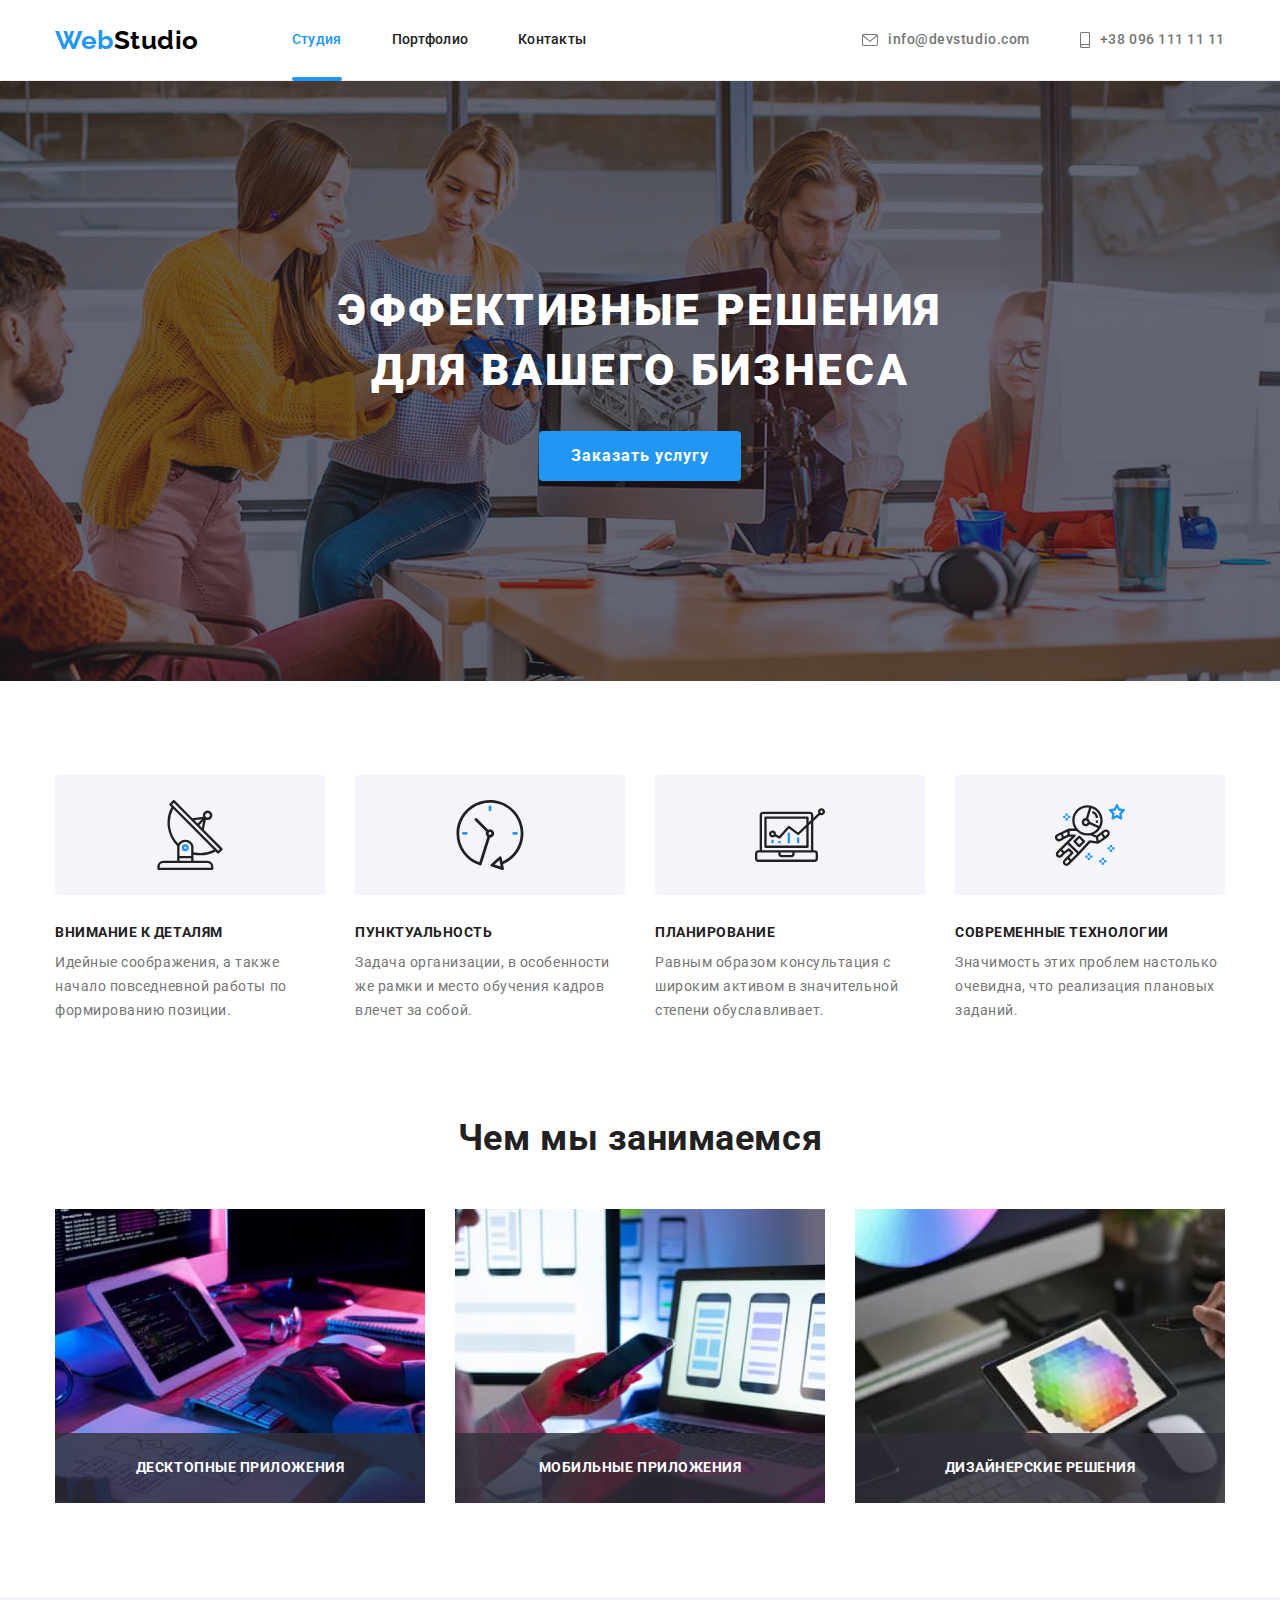
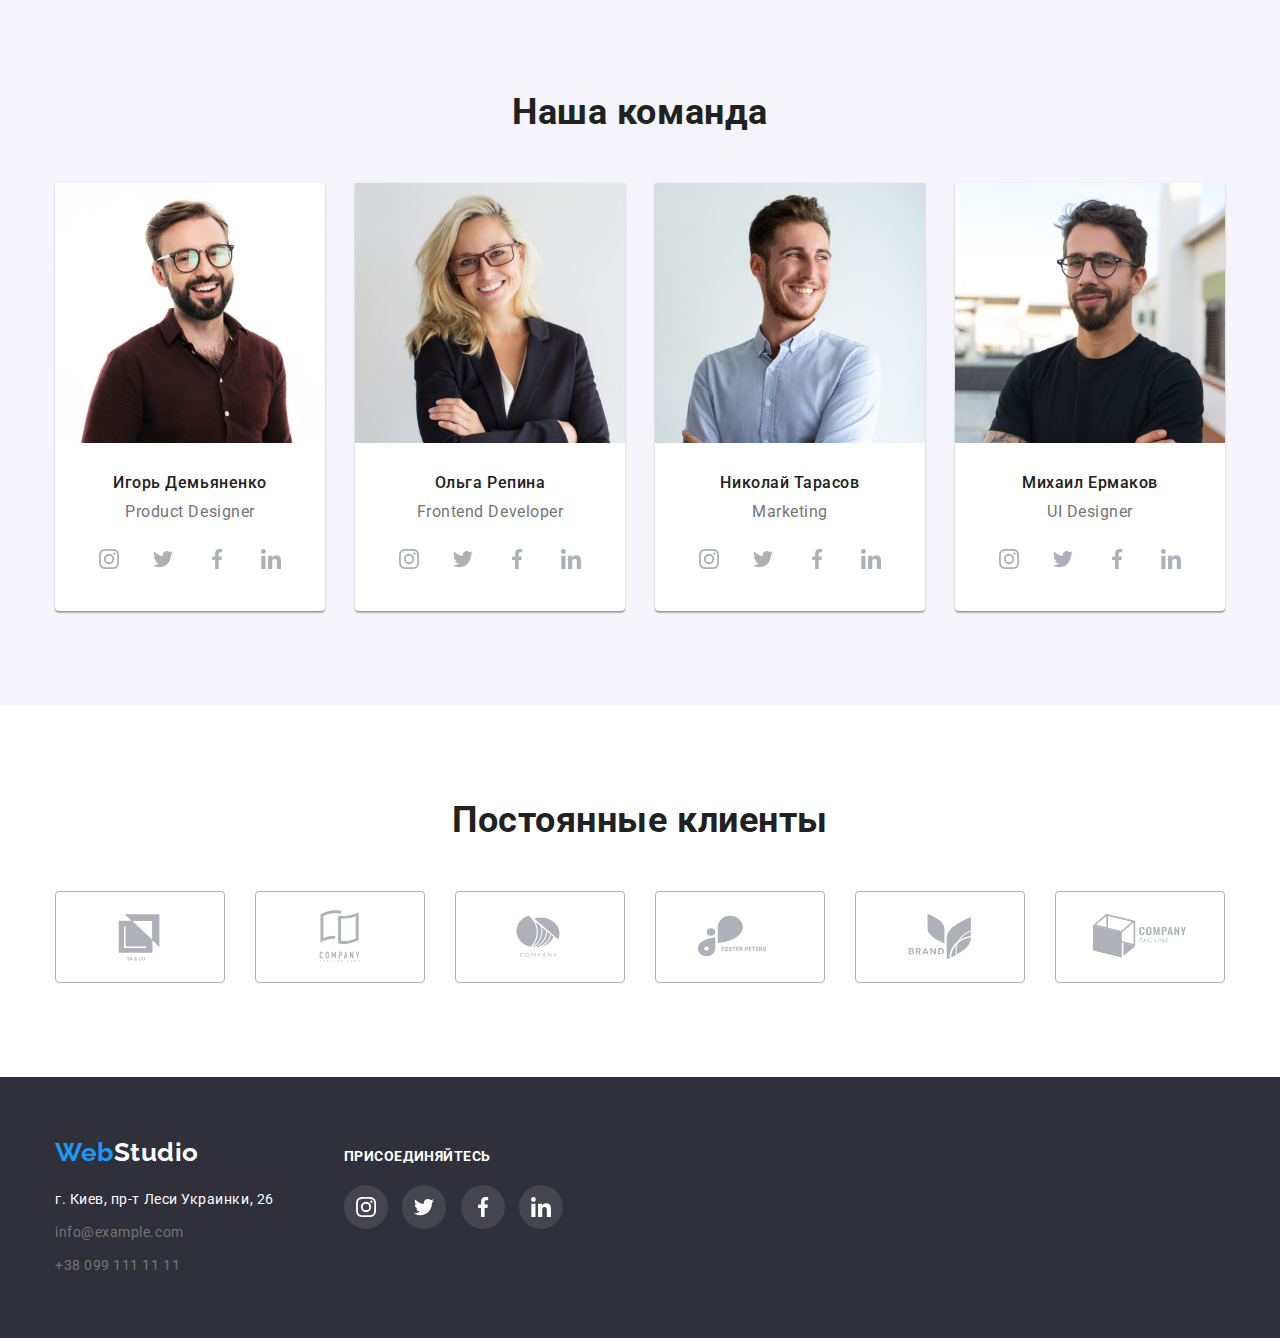
<file: index.html>
<!DOCTYPE html>
<html lang="ru">
  <head>
    <meta charset="UTF-8" />
    <meta http-equiv="X-UA-Compatible" content="IE=edge" />
    <meta name="viewport" content="width=device-width, initial-scale=1.0" />
    <title>Document</title>
    <link rel="preconnect" href="https://fonts.googleapis.com" />
    <link rel="preconnect" href="https://fonts.gstatic.com" crossorigin />
    <link
      href="https://fonts.googleapis.com/css2?family=Raleway:wght@700&family=Roboto:wght@400;500;700;900&display=swap"
      rel="stylesheet"
    />
    <link
      rel="stylesheet"
      href="https://cdnjs.cloudflare.com/ajax/libs/modern-normalize/1.1.0/modern-normalize.min.css"
    />
    <link rel="stylesheet" href="./css/styles.css" />
  </head>
  <body>
    <!--Шапка сайтa-->
    <header class="header">
      <div class="container heder-container">
        <nav class="nav">
          <a href="./index.html" class="logo">Web<span class="logo-black">Studio</span></a>
          <ul class="site-nav list">
            <li class="site-nav-item"><a href="" class="site-nav-link current">Студия</a></li>
            <li class="site-nav-item">
              <a href="./portfolio.html" class="site-nav-link">Портфолио</a>
            </li>
            <li class="site-nav-item"><a href="" class="site-nav-link">Контакты</a></li>
          </ul>
        </nav>
        <ul class="contacts list">
          <li class="contacts-list">
            <a href="mailto:info@devstudio.com" class="contacts-link">
              <svg class="header-icons" width="16" height="12">
                <use href="./images/icons/icons.svg#envelope"></use>
              </svg>
              info@devstudio.com
            </a>
          </li>
          <li class="contacts-list">
            <a href="tel:+380961111111" class="contacts-link">
              <svg class="header-icons" width="10" height="16">
                <use href="./images/icons/icons.svg#smartphone"></use>
              </svg>
              +38 096 111 11 11
            </a>
          </li>
        </ul>
      </div>
    </header>
    <main>
      <!--Предложение услуги-->
      <section class="hero">
        <div class="container">
          <h1 class="hero-title">Эффективные решения <br />для вашего бизнеса</h1>
          <button type="button" class="button primary" data-modal-open>Заказать услугу</button>
        </div>
      </section>
      <!--Преимущества-->
      <section class="section">
        <div class="container">
          <h2 class="visually-hidden" aria-hidden="true" tabindex="-1">Преимущества</h2>
          <ul class="section-list list">
            <li class="section-item">
              <div class="icons-container">
                <svg class="section-icons" width="70" height="70">
                  <use href="./images/icons/icons.svg#antenna"></use>
                </svg>
              </div>
              <h3 class="section-title">Внимание к деталям</h3>
              <p class="section-text">
                Идейные соображения, а также начало повседневной работы по формированию позиции.
              </p>
            </li>
            <li class="section-item">
              <div class="icons-container">
                <svg class="section-icons" width="70" height="70">
                  <use href="./images/icons/icons.svg#clock"></use>
                </svg>
              </div>
              <h3 class="section-title">Пунктуальность</h3>
              <p class="section-text">
                Задача организации, в особенности же рамки и место обучения кадров влечет за собой.
              </p>
            </li>
            <li class="section-item">
              <div class="icons-container">
                <svg class="section-icons" width="70" height="70">
                  <use href="./images/icons/icons.svg#diagram"></use>
                </svg>
              </div>
              <h3 class="section-title">Планирование</h3>
              <p class="section-text">
                Равным образом консультация с широким активом в значительной степени обуславливает.
              </p>
            </li>
            <li class="section-item">
              <div class="icons-container">
                <svg class="section-icons" width="70" height="70">
                  <use href="./images/icons/icons.svg#astronaut"></use>
                </svg>
              </div>
              <h3 class="section-title">Современные технологии</h3>
              <p class="section-text">
                Значимость этих проблем настолько очевидна, что реализация плановых заданий.
              </p>
            </li>
          </ul>
        </div>
      </section>
      <!--Род деятельности-->
      <section class="work section">
        <div class="container">
          <h2 class="title">Чем мы занимаемся</h2>
          <ul class="work-list list">
            <li class="work-img">
              <div class="work-thumb">
                <img src="./images/occupation/box1.jpg" alt="Програмирование" width="370" />
                <p class="work-text">ДЕСКТОПНЫЕ ПРИЛОЖЕНИЯ</p>
              </div>
            </li>
            <li class="work-img">
              <div class="work-thumb">
                <img
                  src="./images/occupation/box2.jpg"
                  alt="Оформление мобильных приложений"
                  width="370"
                />
                <p class="work-text">МОБИЛЬНЫЕ ПРИЛОЖЕНИЯ</p>
              </div>
            </li>
            <li class="work-img">
              <div class="work-thumb">
                <img
                  src="./images/occupation/box3.jpg"
                  alt="Палитра цветов на планшете"
                  width="370"
                />
                <p class="work-text">ДИЗАЙНЕРСКИЕ РЕШЕНИЯ</p>
              </div>
            </li>
          </ul>
        </div>
      </section>
      <!--Команда-->
      <section class="team section">
        <div class="container">
          <h2 class="title">Наша команда</h2>
          <ul class="team-list list">
            <li class="team-img">
              <img src="./images/team/team1.jpg" alt="Портрет" width="270" />
              <div class="card-item">
                <h3 class="team-title">Игорь Демьяненко</h3>
                <p class="team-text">Product Designer</p>
                <ul class="team-icons list">
                  <li class="icons-item">
                    <a href="" class="team-link">
                      <svg class="social-links" width="20" height="20">
                        <use href="./images/icons/icons.svg#instagram"></use>
                      </svg>
                    </a>
                  </li>
                  <li class="icons-item">
                    <a href="" class="team-link">
                      <svg class="social-links" width="20" height="20">
                        <use href="./images/icons/icons.svg#twitter"></use>
                      </svg>
                    </a>
                  </li>
                  <li class="icons-item">
                    <a href="" class="team-link">
                      <svg class="social-links" width="20" height="20">
                        <use href="./images/icons/icons.svg#facebook"></use>
                      </svg>
                    </a>
                  </li>
                  <li class="icons-item">
                    <a href="" class="team-link">
                      <svg class="social-links" width="20" height="20">
                        <use href="./images/icons/icons.svg#linkedin"></use>
                      </svg>
                    </a>
                  </li>
                </ul>
              </div>
            </li>
            <li class="team-img">
              <img src="./images/team/team2.jpg" alt="Портрет" width="270" />
              <div class="card-item">
                <h3 class="team-title">Ольга Репина</h3>
                <p class="team-text">Frontend Developer</p>
                <ul class="team-icons list">
                  <li class="icons-item">
                    <a href="" class="team-link">
                      <svg class="social-links" width="20" height="20">
                        <use href="./images/icons/icons.svg#instagram"></use>
                      </svg>
                    </a>
                  </li>
                  <li class="icons-item">
                    <a href="" class="team-link">
                      <svg class="social-links" width="20" height="20">
                        <use href="./images/icons/icons.svg#twitter"></use>
                      </svg>
                    </a>
                  </li>
                  <li class="icons-item">
                    <a href="" class="team-link">
                      <svg class="social-links" width="20" height="20">
                        <use href="./images/icons/icons.svg#facebook"></use>
                      </svg>
                    </a>
                  </li>
                  <li class="icons-item">
                    <a href="" class="team-link">
                      <svg class="social-links" width="20" height="20">
                        <use href="./images/icons/icons.svg#linkedin"></use>
                      </svg>
                    </a>
                  </li>
                </ul>
              </div>
            </li>
            <li class="team-img">
              <img src="./images/team/team3.jpg" alt="Портрет" width="270" />
              <div class="card-item">
                <h3 class="team-title">Николай Тарасов</h3>
                <p class="team-text">Marketing</p>
                <ul class="team-icons list">
                  <li class="icons-item">
                    <a href="" class="team-link">
                      <svg class="social-links" width="20" height="20">
                        <use href="./images/icons/icons.svg#instagram"></use>
                      </svg>
                    </a>
                  </li>
                  <li class="icons-item">
                    <a href="" class="team-link">
                      <svg class="social-links" width="20" height="20">
                        <use href="./images/icons/icons.svg#twitter"></use>
                      </svg>
                    </a>
                  </li>
                  <li class="icons-item">
                    <a href="" class="team-link">
                      <svg class="social-links" width="20" height="20">
                        <use href="./images/icons/icons.svg#facebook"></use>
                      </svg>
                    </a>
                  </li>
                  <li class="icons-item">
                    <a href="" class="team-link">
                      <svg class="social-links" width="20" height="20">
                        <use href="./images/icons/icons.svg#linkedin"></use>
                      </svg>
                    </a>
                  </li>
                </ul>
              </div>
            </li>
            <li class="team-img">
              <img src="./images/team/team4.jpg" alt="Портрет" width="270" />
              <div class="card-item">
                <h3 class="team-title">Михаил Ермаков</h3>
                <p class="team-text">UI Designer</p>
                <ul class="team-icons list">
                  <li class="icons-item">
                    <a href="" class="team-link">
                      <svg class="social-links" width="20" height="20">
                        <use href="./images/icons/icons.svg#instagram"></use>
                      </svg>
                    </a>
                  </li>
                  <li class="icons-item">
                    <a href="" class="team-link">
                      <svg class="social-links" width="20" height="20">
                        <use href="./images/icons/icons.svg#twitter"></use>
                      </svg>
                    </a>
                  </li>
                  <li class="icons-item">
                    <a href="" class="team-link">
                      <svg class="social-links" width="20" height="20">
                        <use href="./images/icons/icons.svg#facebook"></use>
                      </svg>
                    </a>
                  </li>
                  <li class="icons-item">
                    <a href="" class="team-link">
                      <svg class="social-links" width="20" height="20">
                        <use href="./images/icons/icons.svg#linkedin"></use>
                      </svg>
                    </a>
                  </li>
                </ul>
              </div>
            </li>
          </ul>
        </div>
      </section>
      <!-- Постоянные клиенты -->
      <section class="section clients">
        <div class="container">
          <h2 class="title">Постоянные клиенты</h2>
          <ul class="logo-list list">
            <li class="logo-item">
              <a href="">
                <svg class="logo-clients" width="106" height="60">
                  <use href="./images/icons/icons.svg#logo"></use>
                </svg>
              </a>
            </li>
            <li class="logo-item">
              <a href="">
                <svg class="logo-clients" width="106" height="60">
                  <use href="./images/icons/icons.svg#logo-two"></use>
                </svg>
              </a>
            </li>
            <li class="logo-item">
              <a href="">
                <svg class="logo-clients" width="106" height="60">
                  <use href="./images/icons/icons.svg#logo-three"></use>
                </svg>
              </a>
            </li>
            <li class="logo-item">
              <a href="">
                <svg class="logo-clients" width="106" height="60">
                  <use href="./images/icons/icons.svg#logo-four"></use>
                </svg>
              </a>
            </li>
            <li class="logo-item">
              <a href="">
                <svg class="logo-clients" width="106" height="60">
                  <use href="./images/icons/icons.svg#logo-five"></use>
                </svg>
              </a>
            </li>
            <li class="logo-item">
              <a href="">
                <svg class="logo-clients" width="106" height="60">
                  <use href="./images/icons/icons.svg#logo-six"></use>
                </svg>
              </a>
            </li>
          </ul>
        </div>
      </section>
    </main>
    <!--Футер-->
    <footer class="footer">
      <div class="container footer-container">
        <div>
          <a href="./index.html" class="logo-footer">Web<span class="logo-white">Studio</span></a>
          <address class="address">
            <ul class="list">
              <li class="address-item">
                <a href="" class="address-link">г. Киев, пр-т Леси Украинки, 26</a>
              </li>
              <li class="contacts-footer">
                <a href="mail.to:info@example.com" class="contacts-link">info@example.com</a>
              </li>
              <li class="contacts-footer">
                <a href="tel:+380991111111" class="contacts-link">+38 099 111 11 11</a>
              </li>
            </ul>
          </address>
        </div>
        <div class="join-group">
          <p class="join">ПРИСОЕДИНЯЙТЕСЬ</p>
          <ul class="icons-group list">
            <li class="icons-item">
              <a href="" class="join-link">
                <svg class="join-icons" width="20" height="20">
                  <use href="./images/icons/icons.svg#instagram"></use>
                </svg>
              </a>
            </li>
            <li class="icons-item">
              <a href="" class="join-link">
                <svg class="join-icons" width="20" height="20">
                  <use href="./images/icons/icons.svg#twitter"></use>
                </svg>
              </a>
            </li>
            <li class="icons-item">
              <a href="" class="join-link">
                <svg class="join-icons" width="20" height="20">
                  <use href="./images/icons/icons.svg#facebook"></use>
                </svg>
              </a>
            </li>
            <li class="icons-item">
              <a href="" class="join-link">
                <svg class="join-icons" width="20" height="20">
                  <use href="./images/icons/icons.svg#linkedin"></use>
                </svg>
              </a>
            </li>
          </ul>
        </div>
      </div>
    </footer>
    <!-- Модальное окно -->
    <div class="backdrop is-hidden" data-modal>
      <div class="modal-wrapper">
        <button class="modal-button" type="button" data-modal-close>
          <svg class="close-btn" width="11" height="11">
            <use href="./images/icons/icons.svg#modal"></use>
          </svg>
        </button>
      </div>
    </div>
    <script src="./js/modal.js"></script>
  </body>
</html>
</file>
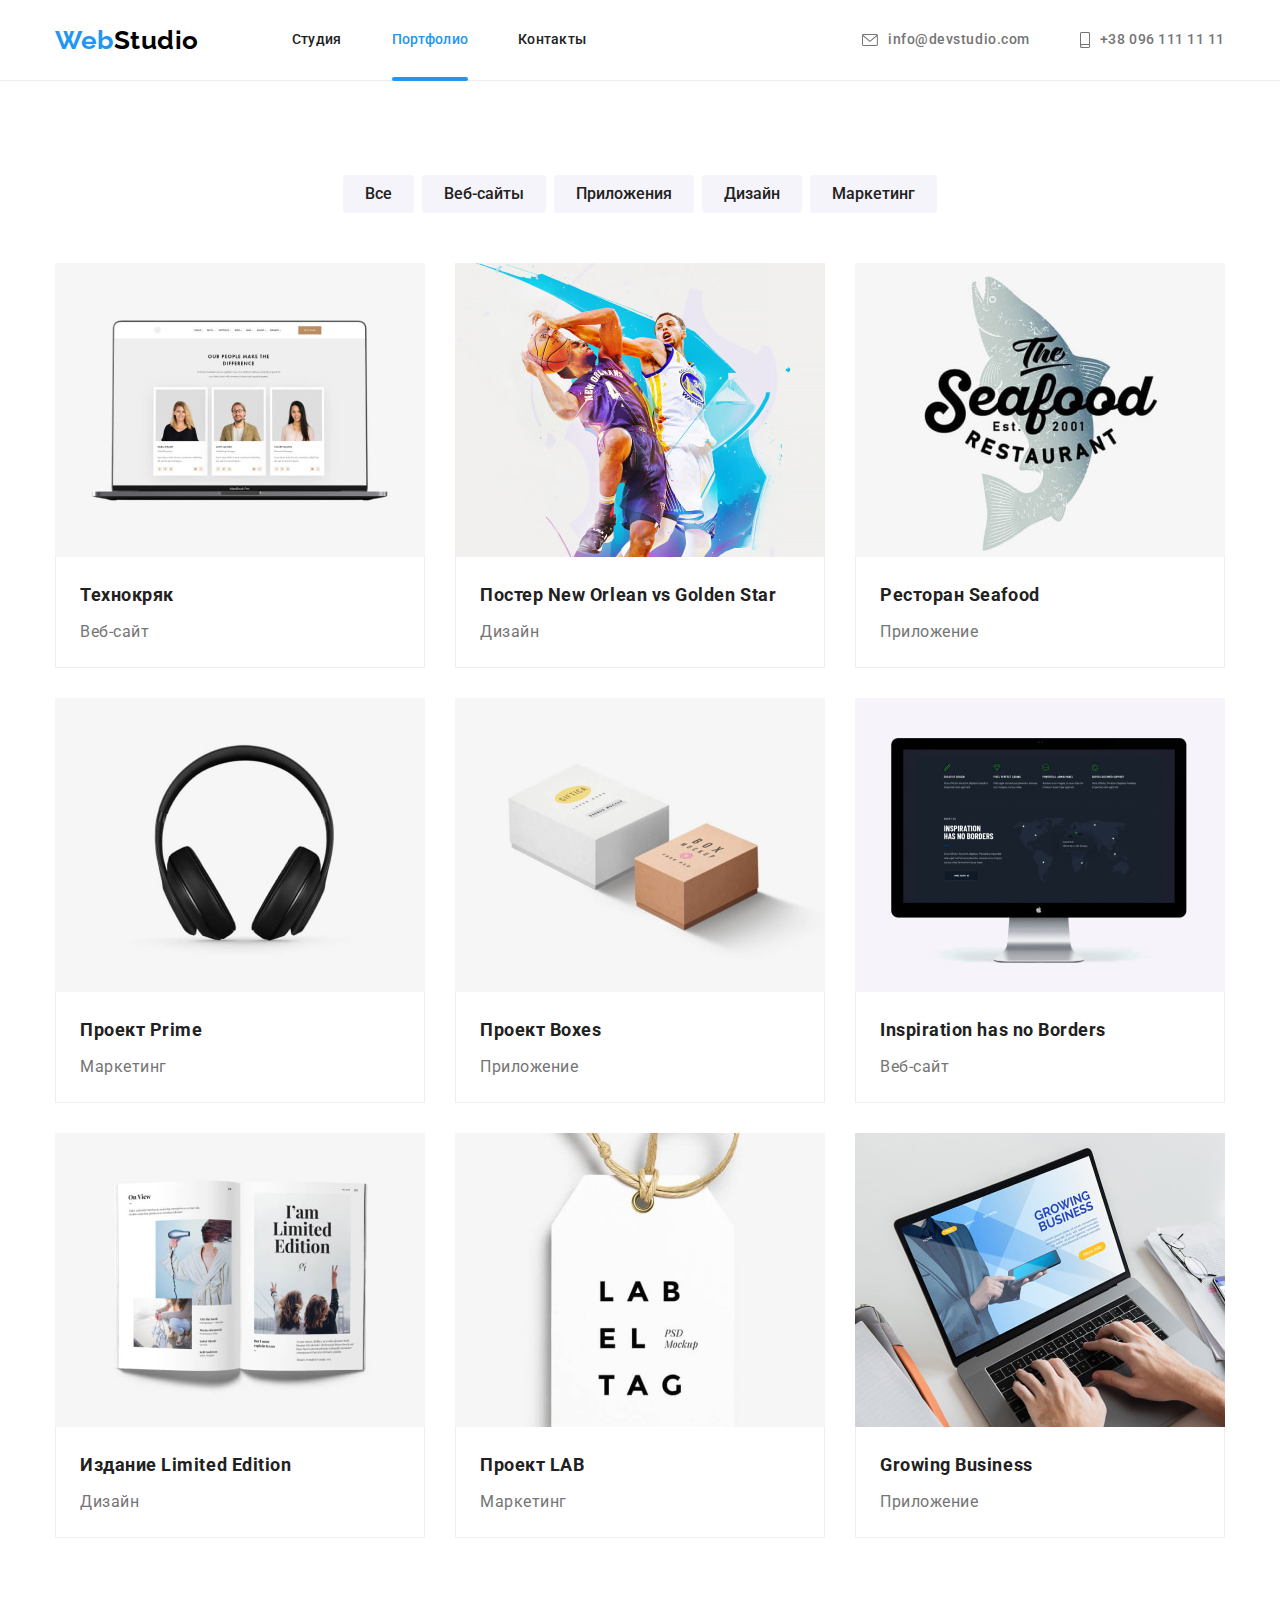
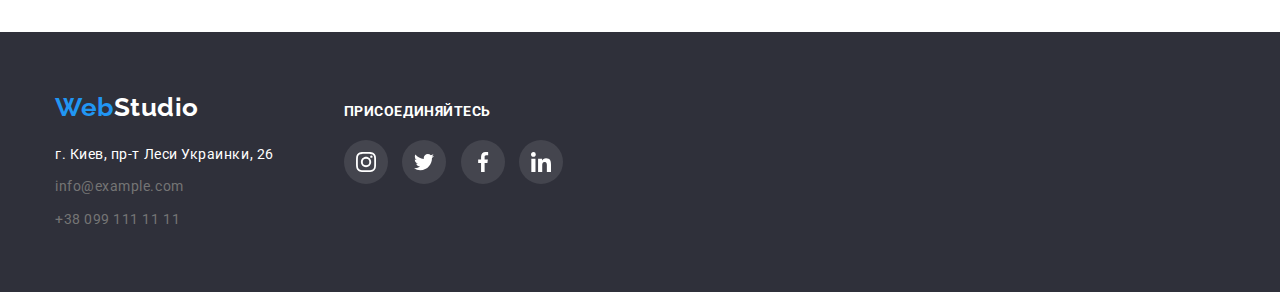
<file: portfolio.html>
<!DOCTYPE html>
<html lang="ru">
  <head>
    <meta charset="UTF-8" />
    <meta http-equiv="X-UA-Compatible" content="IE=edge" />
    <meta name="viewport" content="width=device-width, initial-scale=1.0" />
    <title>Document</title>
    <link rel="preconnect" href="https://fonts.googleapis.com" />
    <link rel="preconnect" href="https://fonts.gstatic.com" crossorigin />
    <link
      href="https://fonts.googleapis.com/css2?family=Raleway:wght@700&family=Roboto:wght@400;500;700;900&display=swap"
      rel="stylesheet"
    />
    <link
      rel="stylesheet"
      href="https://cdnjs.cloudflare.com/ajax/libs/modern-normalize/1.1.0/modern-normalize.min.css"
    />
    <link rel="stylesheet" href="./css/styles.css" />
  </head>
  <body>
    <!--Шапка сайтa-->
    <header class="header">
      <div class="container heder-container">
        <nav class="nav">
          <a href="./index.html" class="logo">Web<span class="logo-black">Studio</span></a>
          <ul class="site-nav list">
            <li class="site-nav-item"><a href="./index.html" class="site-nav-link">Студия</a></li>
            <li class="site-nav-item"><a href="" class="site-nav-link current">Портфолио</a></li>
            <li class="site-nav-item"><a href="" class="site-nav-link">Контакты</a></li>
          </ul>
        </nav>
        <ul class="contacts list">
          <li class="contacts-list">
            <a href="mailto:info@devstudio.com" class="contacts-link">
              <svg class="header-icons" width="16" height="12">
                <use href="./images/icons/icons.svg#envelope"></use>
              </svg>
              info@devstudio.com
            </a>
          </li>
          <li class="contacts-list">
            <a href="tel:+380961111111" class="contacts-link">
              <svg class="header-icons" width="10" height="16">
                <use href="./images/icons/icons.svg#smartphone"></use>
              </svg>
              +38 096 111 11 11
            </a>
          </li>
        </ul>
      </div>
    </header>
    <!-- Уникальный контент -->
    <main>
      <!-- Секция портфолио -->
      <section class="portfolio section">
        <div class="container">
          <h1 class="visually-hidden" aria-hidden="true" tabindex="-1">Портфолио</h1>
          <ul class="btn-list list">
            <li class="btn-item">
              <button type="button" class="button btn-portfolio">Все</button>
            </li>
            <li class="btn-item">
              <button type="button" class="button btn-portfolio">Веб-сайты</button>
            </li>
            <li class="btn-item">
              <button type="button" class="button btn-portfolio">Приложения</button>
            </li>
            <li class="btn-item">
              <button type="button" class="button btn-portfolio">Дизайн</button>
            </li>
            <li class="btn-item">
              <button type="button" class="button btn-portfolio">Маркетинг</button>
            </li>
          </ul>
          <ul class="portfolio-list list">
            <li class="portfolio-item">
              <a href="" class="portfolio-link">
                <div class="card-thumb">
                  <img src="./images/portfolio/img.jpg" alt="Веб-сайт" width="370" height="295" />
                  <p class="card-text">
                    Технокряк это современная площадка распространения коронавируса. Компании
                    используют эту платформу для цифрового шпионажа и атак на защищённые сервера
                    конкурентов.
                  </p>
                </div>
                <div class="card-element">
                  <h2 class="portfolio-title">Технокряк</h2>
                  <p class="portfolio-text">Веб-сайт</p>
                </div>
              </a>
            </li>
            <li class="portfolio-item">
              <a href="" class="portfolio-link">
                <div class="card-thumb">
                  <img src="./images/portfolio/img1.jpg" alt="Постер" width="370" height="295" />
                  <p class="card-text">
                    Технокряк это современная площадка распространения коронавируса. Компании
                    используют эту платформу для цифрового шпионажа и атак на защищённые сервера
                    конкурентов.
                  </p>
                </div>
                <div class="card-element">
                  <h2 class="portfolio-title">Постер New Orlean vs Golden Star</h2>
                  <p class="portfolio-text">Дизайн</p>
                </div>
              </a>
            </li>
            <li class="portfolio-item">
              <a href="" class="portfolio-link">
                <div class="card-thumb">
                  <img src="./images/portfolio/img2.jpg" alt="Логотип" width="370" height="295" />
                  <p class="card-text">
                    Технокряк это современная площадка распространения коронавируса. Компании
                    используют эту платформу для цифрового шпионажа и атак на защищённые сервера
                    конкурентов.
                  </p>
                </div>
                <div class="card-element">
                  <h2 class="portfolio-title">Ресторан Seafood</h2>
                  <p class="portfolio-text">Приложение</p>
                </div>
              </a>
            </li>
            <li class="portfolio-item">
              <a href="" class="portfolio-link">
                <div class="card-thumb">
                  <img src="./images/portfolio/img3.jpg" alt="Наушники" width="370" height="295" />
                  <p class="card-text">
                    Технокряк это современная площадка распространения коронавируса. Компании
                    используют эту платформу для цифрового шпионажа и атак на защищённые сервера
                    конкурентов.
                  </p>
                </div>
                <div class="card-element">
                  <h2 class="portfolio-title">Проект Prime</h2>
                  <p class="portfolio-text">Маркетинг</p>
                </div>
              </a>
            </li>
            <li class="portfolio-item">
              <a href="" class="portfolio-link">
                <div class="card-thumb">
                  <img src="./images/portfolio/img4.jpg" alt="Коробки" width="370" height="295" />
                  <p class="card-text">
                    Технокряк это современная площадка распространения коронавируса. Компании
                    используют эту платформу для цифрового шпионажа и атак на защищённые сервера
                    конкурентов.
                  </p>
                </div>
                <div class="card-element">
                  <h2 class="portfolio-title">Проект Boxes</h2>
                  <p class="portfolio-text">Приложение</p>
                </div>
              </a>
            </li>
            <li class="portfolio-item">
              <a href="" class="portfolio-link">
                <div class="card-thumb">
                  <img src="./images/portfolio/img5.jpg" alt="Монитор" width="370" height="295" />
                  <p class="card-text">
                    Технокряк это современная площадка распространения коронавируса. Компании
                    используют эту платформу для цифрового шпионажа и атак на защищённые сервера
                    конкурентов.
                  </p>
                </div>
                <div class="card-element">
                  <h2 class="portfolio-title">Inspiration has no Borders</h2>
                  <p class="portfolio-text">Веб-сайт</p>
                </div>
              </a>
            </li>
            <li class="portfolio-item">
              <a href="" class="portfolio-link">
                <div class="card-thumb">
                  <img src="./images/portfolio/img6.jpg" alt="Журнал" width="370" height="295" />
                  <p class="card-text">
                    Технокряк это современная площадка распространения коронавируса. Компании
                    используют эту платформу для цифрового шпионажа и атак на защищённые сервера
                    конкурентов.
                  </p>
                </div>
                <div class="card-element">
                  <h2 class="portfolio-title">Издание Limited Edition</h2>
                  <p class="portfolio-text">Дизайн</p>
                </div>
              </a>
            </li>
            <li class="portfolio-item">
              <a href="" class="portfolio-link">
                <div class="card-thumb">
                  <img src="./images/portfolio/img7.jpg" alt="Бирка" width="370" height="295" />
                  <p class="card-text">
                    Технокряк это современная площадка распространения коронавируса. Компании
                    используют эту платформу для цифрового шпионажа и атак на защищённые сервера
                    конкурентов.
                  </p>
                </div>
                <div class="card-element">
                  <h2 class="portfolio-title">Проект LAB</h2>
                  <p class="portfolio-text">Маркетинг</p>
                </div>
              </a>
            </li>
            <li class="portfolio-item">
              <a href="" class="portfolio-link">
                <div class="card-thumb">
                  <img src="./images/portfolio/img8.jpg" alt="Ноутбук" width="370" height="295" />
                  <p class="card-text">
                    Технокряк это современная площадка распространения коронавируса. Компании
                    используют эту платформу для цифрового шпионажа и атак на защищённые сервера
                    конкурентов.
                  </p>
                </div>
                <div class="card-element">
                  <h2 class="portfolio-title">Growing Business</h2>
                  <p class="portfolio-text">Приложение</p>
                </div>
              </a>
            </li>
          </ul>
        </div>
      </section>
    </main>
    <!--Футер-->
    <footer class="footer">
      <div class="container footer-container">
        <div>
          <a href="./index.html" class="logo-footer">Web<span class="logo-white">Studio</span></a>
          <address class="address">
            <ul class="list">
              <li class="address-item">
                <a href="" class="address-link">г. Киев, пр-т Леси Украинки, 26</a>
              </li>
              <li class="contacts-footer">
                <a href="mail.to:info@example.com" class="contacts-link">info@example.com</a>
              </li>
              <li class="contacts-footer">
                <a href="tel:+380991111111" class="contacts-link">+38 099 111 11 11</a>
              </li>
            </ul>
          </address>
        </div>
        <div class="join-group">
          <p class="join">ПРИСОЕДИНЯЙТЕСЬ</p>
          <ul class="icons-group list">
            <li class="icons-item">
              <a href="" class="join-link">
                <svg class="join-icons" width="20" height="20">
                  <use href="./images/icons/icons.svg#instagram"></use>
                </svg>
              </a>
            </li>
            <li class="icons-item">
              <a href="" class="join-link">
                <svg class="join-icons" width="20" height="20">
                  <use href="./images/icons/icons.svg#twitter"></use>
                </svg>
              </a>
            </li>
            <li class="icons-item">
              <a href="" class="join-link">
                <svg class="join-icons" width="20" height="20">
                  <use href="./images/icons/icons.svg#facebook"></use>
                </svg>
              </a>
            </li>
            <li class="icons-item">
              <a href="" class="join-link">
                <svg class="join-icons" width="20" height="20">
                  <use href="./images/icons/icons.svg#linkedin"></use>
                </svg>
              </a>
            </li>
          </ul>
        </div>
      </div>
    </footer>
  </body>
</html>
</file>
<file: css/styles.css>
:root {
  --primary-text-color: #757575;
  --title-text-color: #212121;
  --accent-color: #2196f3;
  --primary-white-color: #ffffff;
  --primary-black-color: #000000;
  --primary-font-family: 'Roboto', sans-serif;
  --secondary-font: 'Raleway', sans-serif;
  --background-color: #2f303a;
  --bgc-secondary-color: #f5f4fa;
  --primary-item-size: 30px;
  --secondary-item-size: 94px;
  --cubic: cubic-bezier(0.4, 0, 0.2, 1);
  --anim-duration: 250ms;
}

body {
  font-family: var(--primary-font-family);
  font-size: 18px;
  line-height: 1.67;
  letter-spacing: 0.03em;

  color: var(--primary-text-color);
  background-color: var(--primary-white-color);
}

/* Спецификация */

h1,
h2,
h3,
h4,
h5,
h6,
p,
ul {
  margin-top: 0;
  margin-bottom: 0;
}

.visually-hidden {
  position: absolute;
  white-space: nowrap;
  width: 1px;
  height: 1px;
  overflow: hidden;
  border: 0;
  padding: 0;
  clip: rect(0 0 0 0);
  clip-path: inset(50%);
  margin: -1px;
}

.list {
  padding-left: 0;

  list-style: none;
}

[href] {
  text-decoration: none;
}

img {
  display: block;
  max-width: 100%;
  height: auto;
}

/* Контейнер */

.container {
  width: 1200px;
  padding-left: 15px;
  padding-right: 15px;
  margin-right: auto;
  margin-left: auto;
}

.heder-container {
  display: flex;
  align-items: center;
}

/* Хедер*/

.header {
  border-bottom-width: 1px;
  border-bottom-style: solid;
  border-bottom-color: #ececec;

  background-color: var(--primary-white-color);
}

/* Логотип */

.logo {
  margin-right: 93px;

  font-family: var(--secondary-font);
  font-weight: 700;
  font-size: 26px;
  line-height: 1.19;

  color: var(--accent-color);
}

.logo-black {
  color: var(--primary-black-color);
}

.logo-white {
  color: var(--primary-white-color);
}

.logo-footer {
  display: block;

  font-family: var(--secondary-font);
  font-weight: 700;
  font-size: 26px;
  line-height: 1.19;

  color: var(--accent-color);
}

/* Навигация */

.nav {
  display: flex;
  align-items: center;
}

.site-nav {
  display: flex;

  font-weight: 500;
  font-size: 14px;
  line-height: 1.14;
  letter-spacing: 0.02em;
}

.site-nav-link {
  position: relative;
  transition: color var(--anim-duration) var(--cubic);

  display: block;
  padding: 32px 0;

  color: var(--title-text-color);
}

.site-nav-item:not(:last-child) {
  margin-right: 50px;
}

.site-nav .current {
  color: var(--accent-color);
}

.current::after {
  content: '';
  border-radius: 2px;

  position: absolute;
  bottom: -1px;
  left: 0;

  display: block;
  width: 100%;
  height: 4px;

  background-color: var(--accent-color);
}

.site-nav-link:hover,
.site-nav-link:focus {
  color: var(--accent-color);
}

/* Контакты*/

.contacts {
  display: flex;
  margin-left: auto;
  align-items: center;

  font-weight: 500;
  font-size: 14px;
  line-height: 1.14;
}

.contacts-list:first-child {
  margin-right: 50px;
}

.contacts-link {
  display: flex;
  align-items: center;

  transition: color var(--anim-duration) var(--cubic);

  color: var(--primary-text-color);
}

.contacts-link:hover,
.contacts-link:focus {
  color: var(--accent-color);
}

.header-icons {
  fill: currentColor;

  margin-right: 10px;
}

/* Секция герой */

.hero {
  max-width: 1600px;
  height: 600px;
  margin-left: auto;
  margin-right: auto;
  padding-top: 200px;
  padding-bottom: 200px;

  background-color: var(--background-color);
  background-image: linear-gradient(to right, rgba(47, 48, 58, 0.4), rgba(47, 48, 58, 0.4)),
    url(../images/hero.jpg);
  background-position: center;
  background-size: cover;
  background-repeat: no-repeat;
}

.hero-title {
  font-weight: 900;
  font-size: 44px;
  line-height: 1.36;
  text-align: center;
  letter-spacing: 0.06em;
  text-transform: uppercase;

  color: var(--primary-white-color);
}

/* Кнопка */

.button.primary {
  transition: color var(--anim-duration) var(--cubic),
    background-color var(--anim-duration) var(--cubic);

  display: flex;
  margin-top: var(--primary-item-size);
  margin-right: auto;
  margin-left: auto;
  padding: 10px 32px;

  font-weight: 700;
  font-size: 16px;
  line-height: 1.87;
  letter-spacing: 0.06em;

  color: var(--primary-white-color);
  background-color: var(--accent-color);

  cursor: pointer;
  box-shadow: 0px 4px 4px rgba(0, 0, 0, 0.15);
  border-radius: 4px;
}

.button.primary:hover,
.button.primary:focus {
  background-color: #188ce8;
}

/* Секция преимущества */

.section {
  padding-top: var(--secondary-item-size);
  padding-bottom: var(--secondary-item-size);

  background-color: var(--primary-white-color);
}

.section-list {
  display: flex;
}

.section-item {
  padding: 0;
}

.section-item:not(:last-child),
.team-img:not(:last-child) {
  margin-right: var(--primary-item-size);
}

.icons-container {
  display: flex;
  align-items: center;
  justify-content: center;
  width: 270px;
  height: 120px;

  border-radius: 4px;

  background-color: #f5f4fa;
}

.section-title {
  margin-top: 30px;

  font-weight: 700;
  font-size: 14px;
  line-height: 1.14;
  text-transform: uppercase;

  color: var(--title-text-color);
}

.section-text {
  margin-top: 10px;

  font-size: 14px;
  line-height: 1.71;

  color: var(--primary-text-color);
}

/* Секция род деятельности */

.work {
  padding-top: 0;
}

.title {
  font-weight: 700;
  font-size: 36px;
  line-height: 1.17;
  text-align: center;

  color: var(--title-text-color);
}

.work-list {
  display: flex;
  justify-content: space-between;
  margin-top: 50px;
}

.work-list:last-child {
  padding-right: 0;
}

.work-thumb {
  position: relative;
}

.work-text {
  position: absolute;
  left: 0;
  bottom: 0;
  width: 100%;
  height: 70px;

  display: flex;
  align-items: center;
  justify-content: center;

  font-weight: 700;
  font-size: 14px;
  line-height: 1.14;
  text-align: center;

  background-color: rgba(47, 48, 58, 0.8);
  color: var(--primary-white-color);
}

/* Секция команда */

.team {
  background-color: var(--bgc-secondary-color);
}

.team-list {
  display: flex;
  margin-top: 50px;
}

.team-img {
  background-color: var(--primary-white-color);
  box-shadow: 0px 1px 3px rgba(0, 0, 0, 0.12), 0px 1px 1px rgba(0, 0, 0, 0.14),
    0px 2px 1px rgba(0, 0, 0, 0.2);
  border-radius: 0px 0px 4px 4px;
}

.card-item {
  padding-top: var(--primary-item-size);
  padding-bottom: var(--primary-item-size);
}

.team-list .team-title {
  font-weight: 500;
  font-size: 16px;
  line-height: 1.19;
  text-align: center;

  color: var(--title-text-color);
}

.team-title {
  font-weight: 500;
  font-size: 16px;
  line-height: 1.19;
  text-align: center;
}

.team-text {
  margin-top: 10px;

  font-size: 16px;
  line-height: 1.19;
  text-align: center;

  color: var(--primary-text-color);
}

.team-icons {
  display: flex;
  justify-content: center;
  margin-top: 16px;
}

.icons-item:not(:last-child) {
  margin-right: 10px;
}

.team-link {
  transition: color var(--anim-duration) var(--cubic),
    background-color var(--anim-duration) var(--cubic);

  display: flex;
  justify-content: center;
  align-items: center;
  width: 44px;
  height: 44px;

  border-radius: 50%;
}

.team-link:hover,
.team-link:focus {
  background-color: var(--accent-color);
}

.team-link:hover .social-links,
.team-link:focus .social-links {
  fill: var(--primary-white-color);
}

.social-links {
  transition: fill var(--anim-duration) var(--cubic);

  background-size: 20px;
  background-position: center;
  fill: #afb1b8;
}

.social-links:not(:last-child) {
  margin-right: 10px;
}

/* Секция постоянные клиенты */

.logo-list {
  display: flex;
  margin-top: 50px;
}

.logo-clients {
  transition: fill var(--anim-duration) var(--cubic);

  fill: #afb1b8;
}

.logo-item {
  width: 170px;
  height: 92px;
}

.logo-item:not(:last-child) {
  margin-right: 30px;
}

.logo-item > a {
  transition: border var(--anim-duration) var(--cubic);

  display: flex;
  align-items: center;
  justify-content: center;
  width: 100%;
  height: 100%;

  border: 1px solid #afb1b8;
  border-radius: 4px;
}

.logo-item > a:hover,
.logo-item > a:focus {
  fill: var(--accent-color);
  border: 1px solid var(--accent-color);
}

.logo-item > a:hover .logo-clients,
.logo-item > a:focus .logo-clients {
  transition: fill var(--anim-duration) var(--cubic);

  fill: var(--accent-color);
}

/* Футер */

.footer {
  padding-top: 60px;
  padding-bottom: 60px;

  background-color: var(--background-color);
}

.footer-container {
  display: flex;
  align-items: baseline;
}

.address {
  margin-top: 20px;

  font-style: normal;
  font-size: 14px;
  line-height: 1.71;
}

.address-link {
  color: var(--primary-white-color);
}

.contacts-footer {
  color: rgba(255, 255, 255, 0.6);
}

.contacts-footer:not(:first-child) {
  margin-top: 9px;
}

.join-group {
  margin-left: 70px;
}

.join {
  font-weight: 700;
  font-size: 14px;
  line-height: 1.14;

  color: var(--primary-white-color);
}

.icons-group {
  margin-top: 20px;
}

.icons-item {
  display: inline-flex;
  justify-content: center;
}

.join-link {
  transition: color var(--anim-duration) var(--cubic),
    background-color var(--anim-duration) var(--cubic);

  display: flex;
  justify-content: center;
  align-items: center;
  width: 44px;
  height: 44px;

  border-radius: 50%;

  background: rgba(255, 255, 255, 0.1);
}

.join-link:hover,
.join-link:focus {
  background-color: var(--accent-color);
}

.join-icons {
  fill: var(--primary-white-color);
}

/* Cтили для страницы портфолио */

/* Кнопка */

.btn-list {
  display: flex;
  justify-content: center;
}

.button {
  transition: color var(--anim-duration) var(--cubic),
    background-color var(--anim-duration) var(--cubic);

  display: block;
  padding: 0;
  padding: 6px 22px;

  font-family: inherit;
  font-weight: 500;
  font-size: 16px;
  line-height: 1.62;
  text-align: center;

  cursor: pointer;
  border: none;
  border-radius: 4px;

  color: var(--title-text-color);
  background-color: var(--bgc-secondary-color);
}

.button:hover,
.button:focus {
  color: var(--primary-white-color);
  background-color: var(--accent-color);
  box-shadow: 0px 3px 1px rgba(0, 0, 0, 0.1), 0px 1px 2px rgba(0, 0, 0, 0.08),
    0px 2px 2px rgba(0, 0, 0, 0.12);
}

.btn-item:not(:last-child) {
  margin-right: 8px;
}

.btn-portfolio {
  transition: box-shadow var(--anim-duration) var(--cubic), color var(--anim-duration) var(--cubic),
    background-color var(--anim-duration) var(--cubic);
}

/* Секция портфолио */

.portfolio-list {
  display: flex;
  flex-wrap: wrap;
  margin-top: 50px;
  margin-bottom: -30px;
  margin-left: -30px;
}

.portfolio-item {
  margin-bottom: var(--primary-item-size);
  margin-left: var(--primary-item-size);
}

.portfolio-link {
  transition: box-shadow var(--anim-duration) var(--cubic);

  display: block;
}

.portfolio-link:hover,
.portfolio-link:focus {
  box-shadow: 0px 1px 1px rgba(0, 0, 0, 0.12), 0px 4px 4px rgba(0, 0, 0, 0.06),
    1px 4px 6px rgba(0, 0, 0, 0.16);
}

.portfolio-link:hover .card-text,
.portfolio-link:focus .card-text {
  transform: translateY(0);
}

.card-thumb {
  position: relative;
  overflow: hidden;
}

.card-text {
  position: absolute;
  left: 0;
  bottom: 0;
  width: 100%;
  height: 100%;
  transform: translateY(100%);
  transition: transform var(--anim-duration) var(--cubic);

  display: flex;
  padding: 63px 24px;

  line-height: 1.56;

  color: var(--primary-white-color);
  background-color: rgba(33, 150, 243, 0.9);
}

.card-element {
  padding: 20px 24px;

  border-right-width: 1px;
  border-right-style: solid;
  border-right-color: #eeeeee;
  border-bottom-width: 1px;
  border-bottom-style: solid;
  border-bottom-color: #eeeeee;
  border-left-width: 1px;
  border-left-style: solid;
  border-left-color: #eeeeee;
}

.portfolio-title {
  font-weight: 700;
  font-size: 18px;
  line-height: 2;

  color: var(--title-text-color);
}

.portfolio-text {
  margin-top: 4px;

  font-size: 16px;
  line-height: 1.87;

  color: var(--primary-text-color);
}

/* Модальное окно */

.backdrop {
  position: fixed;
  top: 0;
  left: 50%;
  transform: translateX(-50%);
  transition: opacity var(--anim-duration) var(--cubic),
    visibility var(--anim-duration) var(--cubic);
  opacity: 1;
  visibility: visible;
  pointer-events: initial;

  width: 100vw;
  height: 100vh;

  background-color: rgba(0, 0, 0, 0.2);
}

.backdrop.is-hidden {
  opacity: 0;
  visibility: hidden;
  pointer-events: none;
}

.modal-wrapper {
  position: absolute;
  top: 50%;
  left: 50%;
  transform: translate(-50%, -50%);

  width: 528px;
  height: 581px;

  box-shadow: 0px 1px 3px rgba(0, 0, 0, 0.12), 0px 1px 1px rgba(0, 0, 0, 0.14),
    0px 2px 1px rgba(0, 0, 0, 0.2);
  border-radius: 4px;

  background-color: var(--primary-white-color);
}

.modal-button {
  position: absolute;
  top: 8px;
  right: 8px;
  width: 30px;
  height: 30px;

  border-radius: 50%;
  border: 1px solid rgba(0, 0, 0, 0.1);

  color: var(--primary-black-color);
  background-color: var(--primary-white-color);
}
</file>
